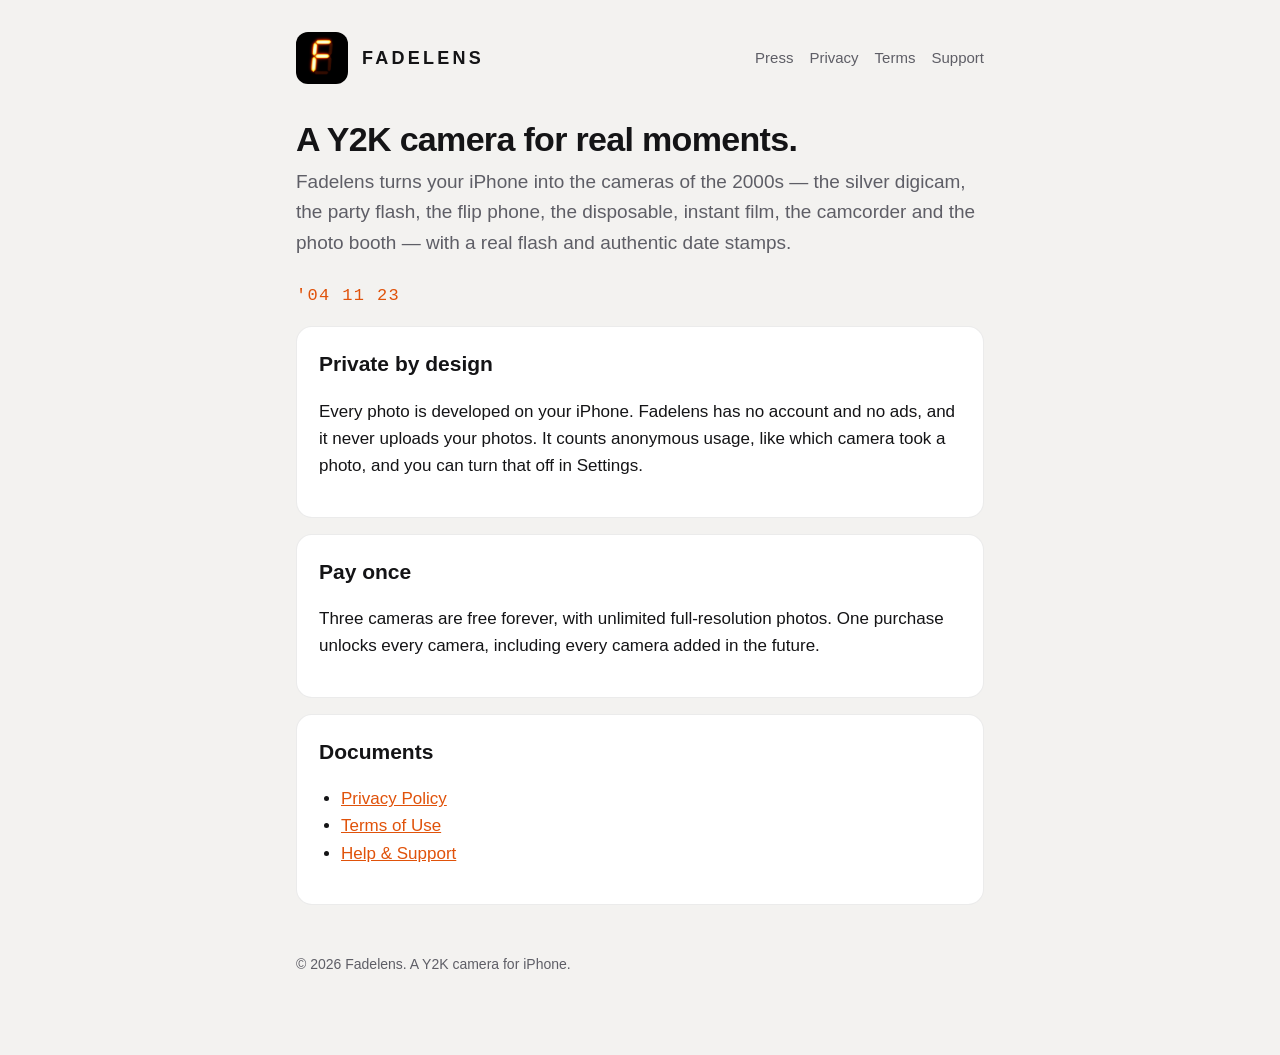
<file: index.html>
<!doctype html><html lang="en"><head><meta charset="utf-8"><meta name="viewport" content="width=device-width,initial-scale=1">
<link rel="stylesheet" href="style.css"><link rel="icon" href="icon.png"><title>Y2K Camera — Fadelens</title></head><body><main>
<header><img src="icon.png" alt=""><a class="brand" href="index.html">Fadelens</a><nav><a href="press.html">Press</a><a href="privacy.html">Privacy</a><a href="terms.html">Terms</a><a href="support.html">Support</a></nav></header>
<h1>A Y2K camera for real moments.</h1>
<p class="lede">Fadelens turns your iPhone into the cameras of the 2000s — the silver digicam, the party flash, the flip phone, the disposable, instant film, the camcorder and the photo booth — with a real flash and authentic date stamps.</p>
<p class="stamp">'04 11 23</p>
<div class="card"><h2>Private by design</h2><p>Every photo is developed on your iPhone. Fadelens has no account and no ads, and it never uploads your photos. It counts anonymous usage, like which camera took a photo, and you can turn that off in Settings.</p></div>
<div class="card"><h2>Pay once</h2><p>Three cameras are free forever, with unlimited full-resolution photos. One purchase unlocks every camera, including every camera added in the future.</p></div>
<div class="card"><h2>Documents</h2><ul><li><a href="privacy.html">Privacy Policy</a></li><li><a href="terms.html">Terms of Use</a></li><li><a href="support.html">Help &amp; Support</a></li></ul></div>
<footer>© 2026 Fadelens. A Y2K camera for iPhone.</footer></main></body></html>
</file>
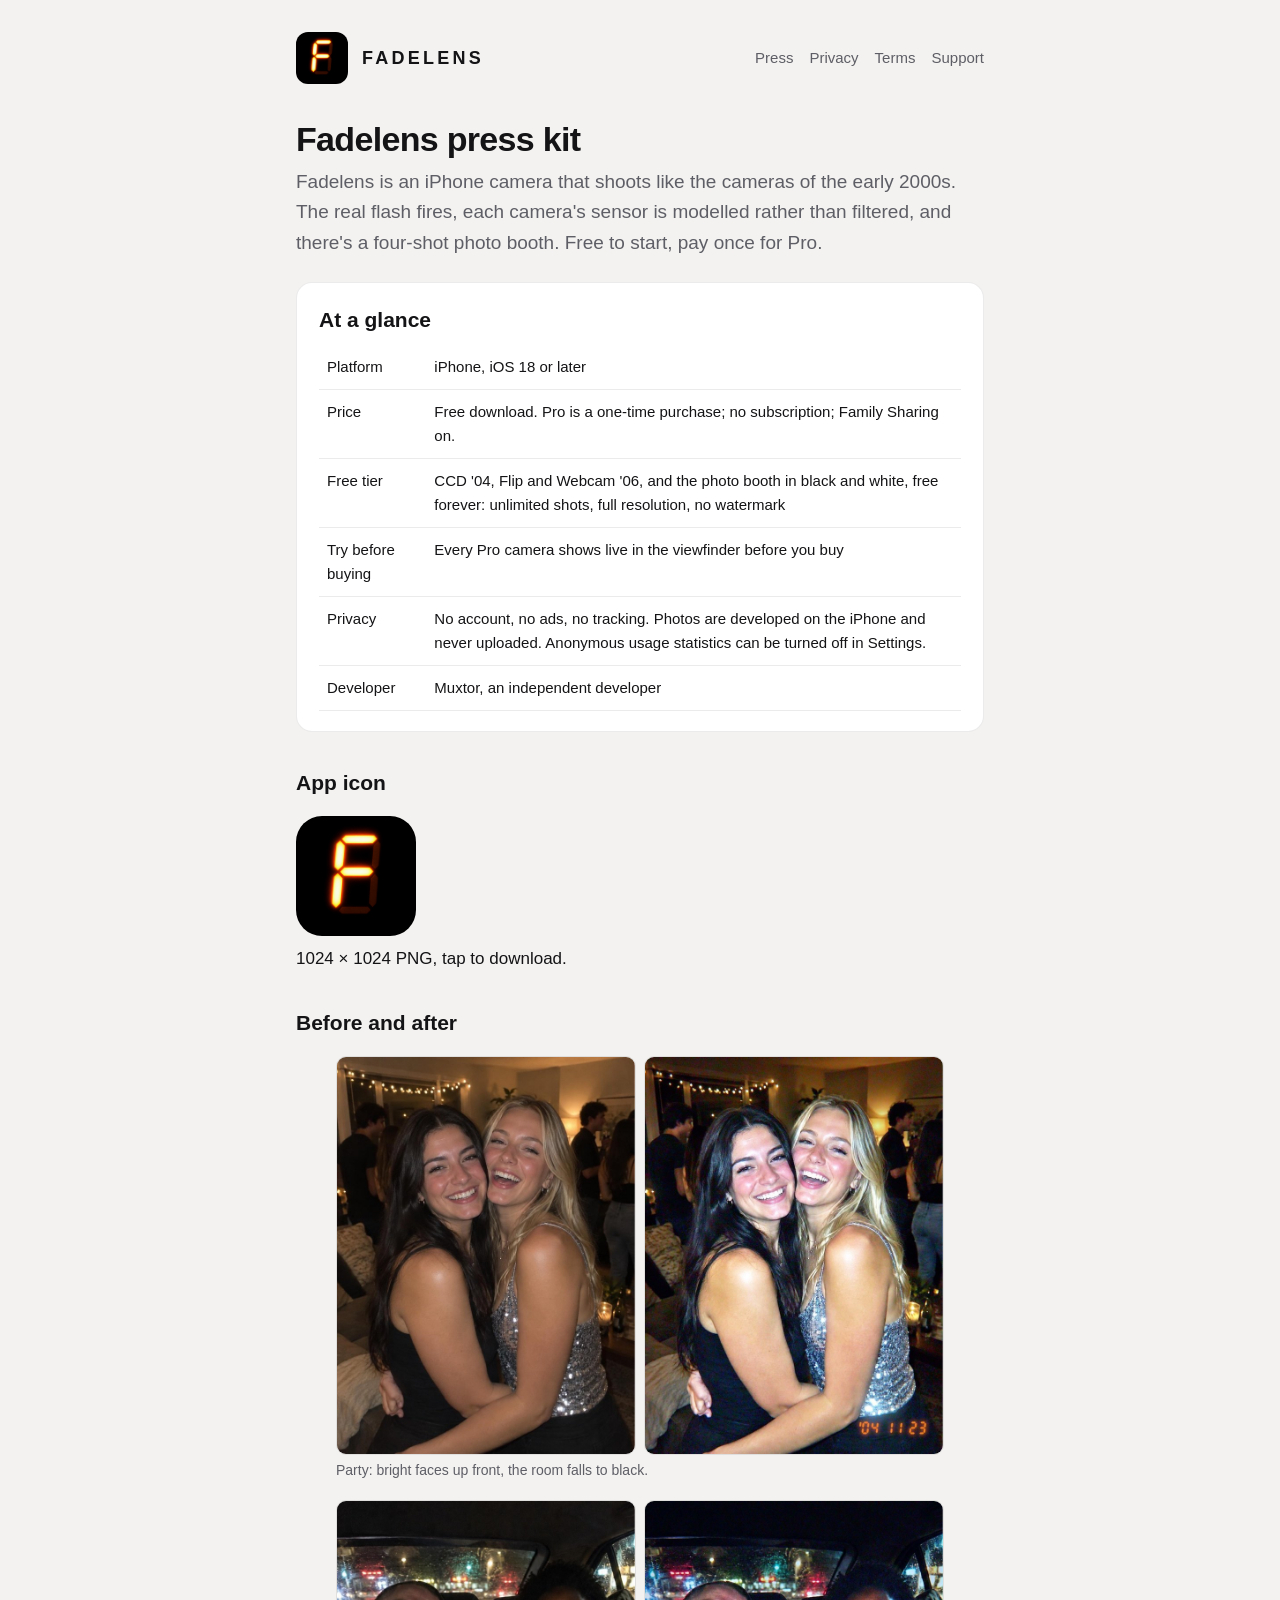
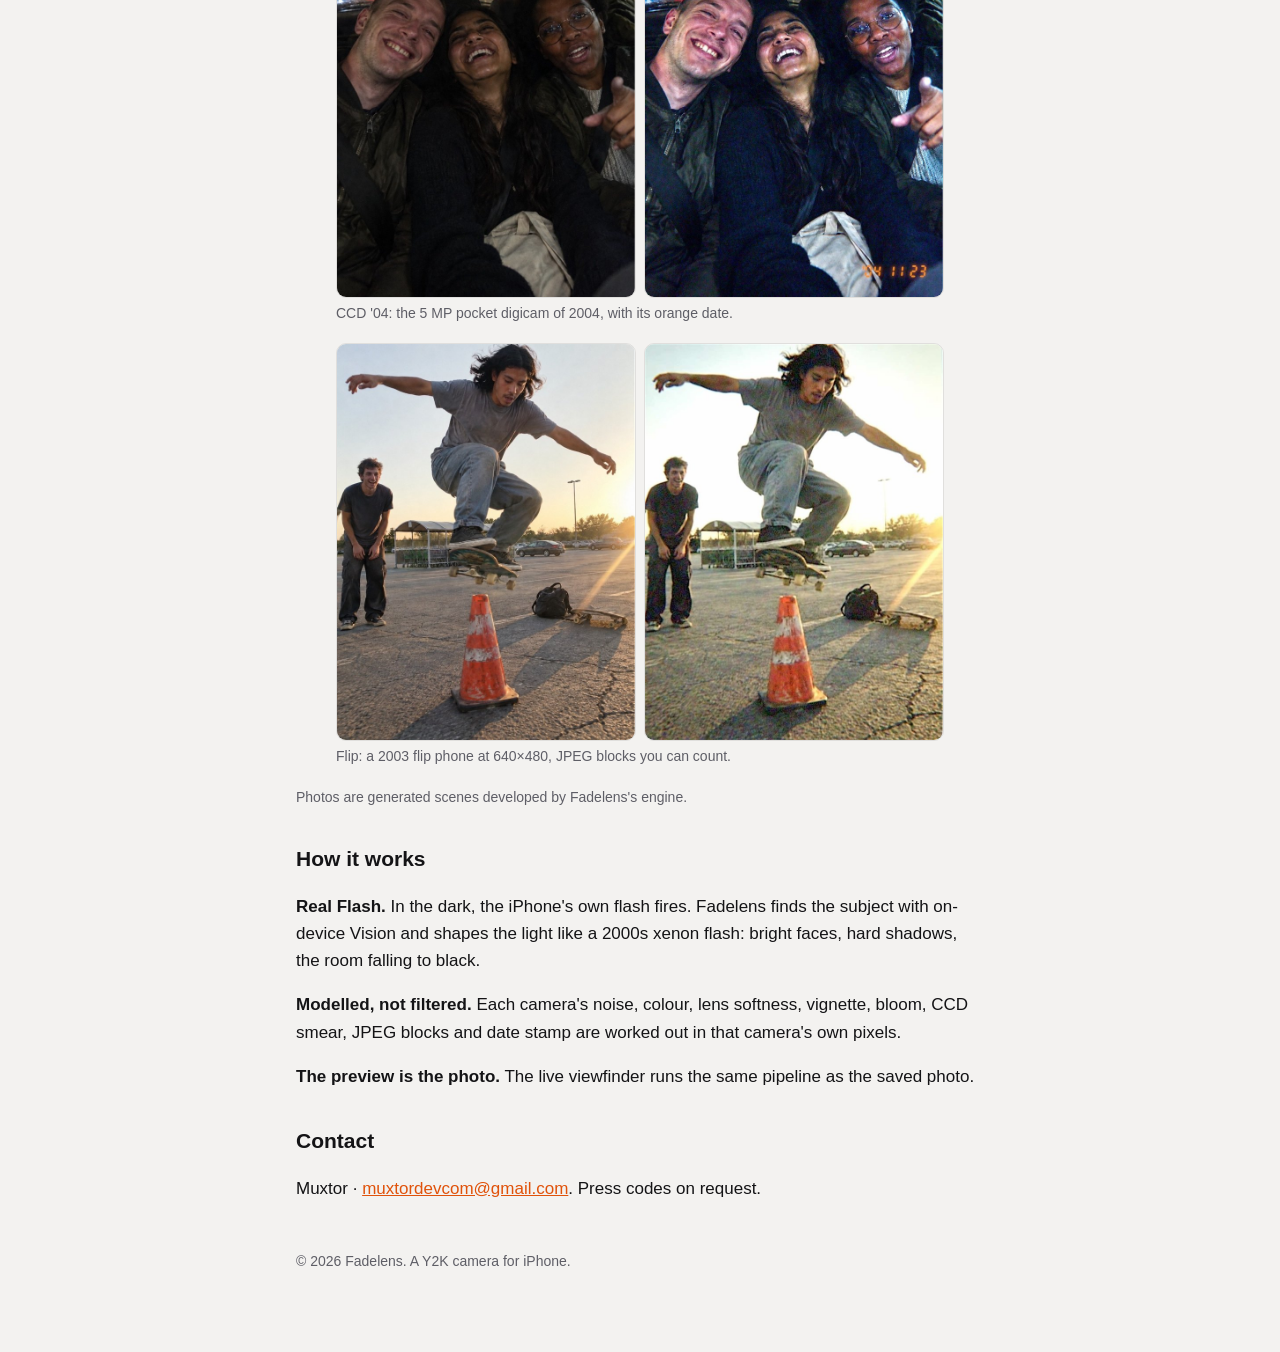
<file: press.html>
<!doctype html><html lang="en"><head><meta charset="utf-8"><meta name="viewport" content="width=device-width,initial-scale=1">
<link rel="stylesheet" href="style.css"><link rel="icon" href="icon.png"><title>Press kit — Fadelens</title></head><body><main>
<header><img src="icon.png" alt=""><a class="brand" href="index.html">Fadelens</a><nav><a href="press.html">Press</a><a href="privacy.html">Privacy</a><a href="terms.html">Terms</a><a href="support.html">Support</a></nav></header>
<h1>Fadelens press kit</h1>
<p class="lede">Fadelens is an iPhone camera that shoots like the cameras of the early 2000s. The real flash fires, each camera's sensor is modelled rather than filtered, and there's a four-shot photo booth. Free to start, pay once for Pro.</p>
<div class="card"><h2>At a glance</h2><table>
<tr><td>Platform</td><td>iPhone, iOS 18 or later</td></tr>
<tr><td>Price</td><td>Free download. Pro is a one-time purchase; no subscription; Family Sharing on.</td></tr>
<tr><td>Free tier</td><td>CCD '04, Flip and Webcam '06, and the photo booth in black and white, free forever: unlimited shots, full resolution, no watermark</td></tr>
<tr><td>Try before buying</td><td>Every Pro camera shows live in the viewfinder before you buy</td></tr>
<tr><td>Privacy</td><td>No account, no ads, no tracking. Photos are developed on the iPhone and never uploaded. Anonymous usage statistics can be turned off in Settings.</td></tr>
<tr><td>Developer</td><td>Muxtor, an independent developer</td></tr></table></div>
<h2>App icon</h2><p><a href="press/icon-1024.png"><img src="press/icon-1024.png" alt="Fadelens app icon" style="width:120px;border-radius:26px"></a><br>1024 × 1024 PNG, tap to download.</p>

<h2>Before and after</h2><figure><div class="pair"><img src="press/source-party.jpg" alt="The original photo">
<img src="press/sample-party.jpg" alt="The same photo developed by Fadelens's Party camera"></div>
<figcaption>Party: bright faces up front, the room falls to black.</figcaption></figure><figure><div class="pair"><img src="press/source-ccd04.jpg" alt="The original photo">
<img src="press/sample-ccd04.jpg" alt="The same photo developed by Fadelens's CCD '04 camera"></div>
<figcaption>CCD '04: the 5 MP pocket digicam of 2004, with its orange date.</figcaption></figure><figure><div class="pair"><img src="press/source-flip.jpg" alt="The original photo">
<img src="press/sample-flip.jpg" alt="The same photo developed by Fadelens's Flip camera"></div>
<figcaption>Flip: a 2003 flip phone at 640×480, JPEG blocks you can count.</figcaption></figure>
<p class="meta">Photos are generated scenes developed by Fadelens's engine.</p>
<h2>How it works</h2>
<p><strong>Real Flash.</strong> In the dark, the iPhone's own flash fires. Fadelens finds the subject with on-device Vision and shapes the light like a 2000s xenon flash: bright faces, hard shadows, the room falling to black.</p>
<p><strong>Modelled, not filtered.</strong> Each camera's noise, colour, lens softness, vignette, bloom, CCD smear, JPEG blocks and date stamp are worked out in that camera's own pixels.</p>
<p><strong>The preview is the photo.</strong> The live viewfinder runs the same pipeline as the saved photo.</p>
<h2>Contact</h2><p>Muxtor · <a href="mailto:muxtordevcom@gmail.com">muxtordevcom@gmail.com</a>. Press codes on request.</p>
<footer>© 2026 Fadelens. A Y2K camera for iPhone.</footer></main></body></html>
</file>
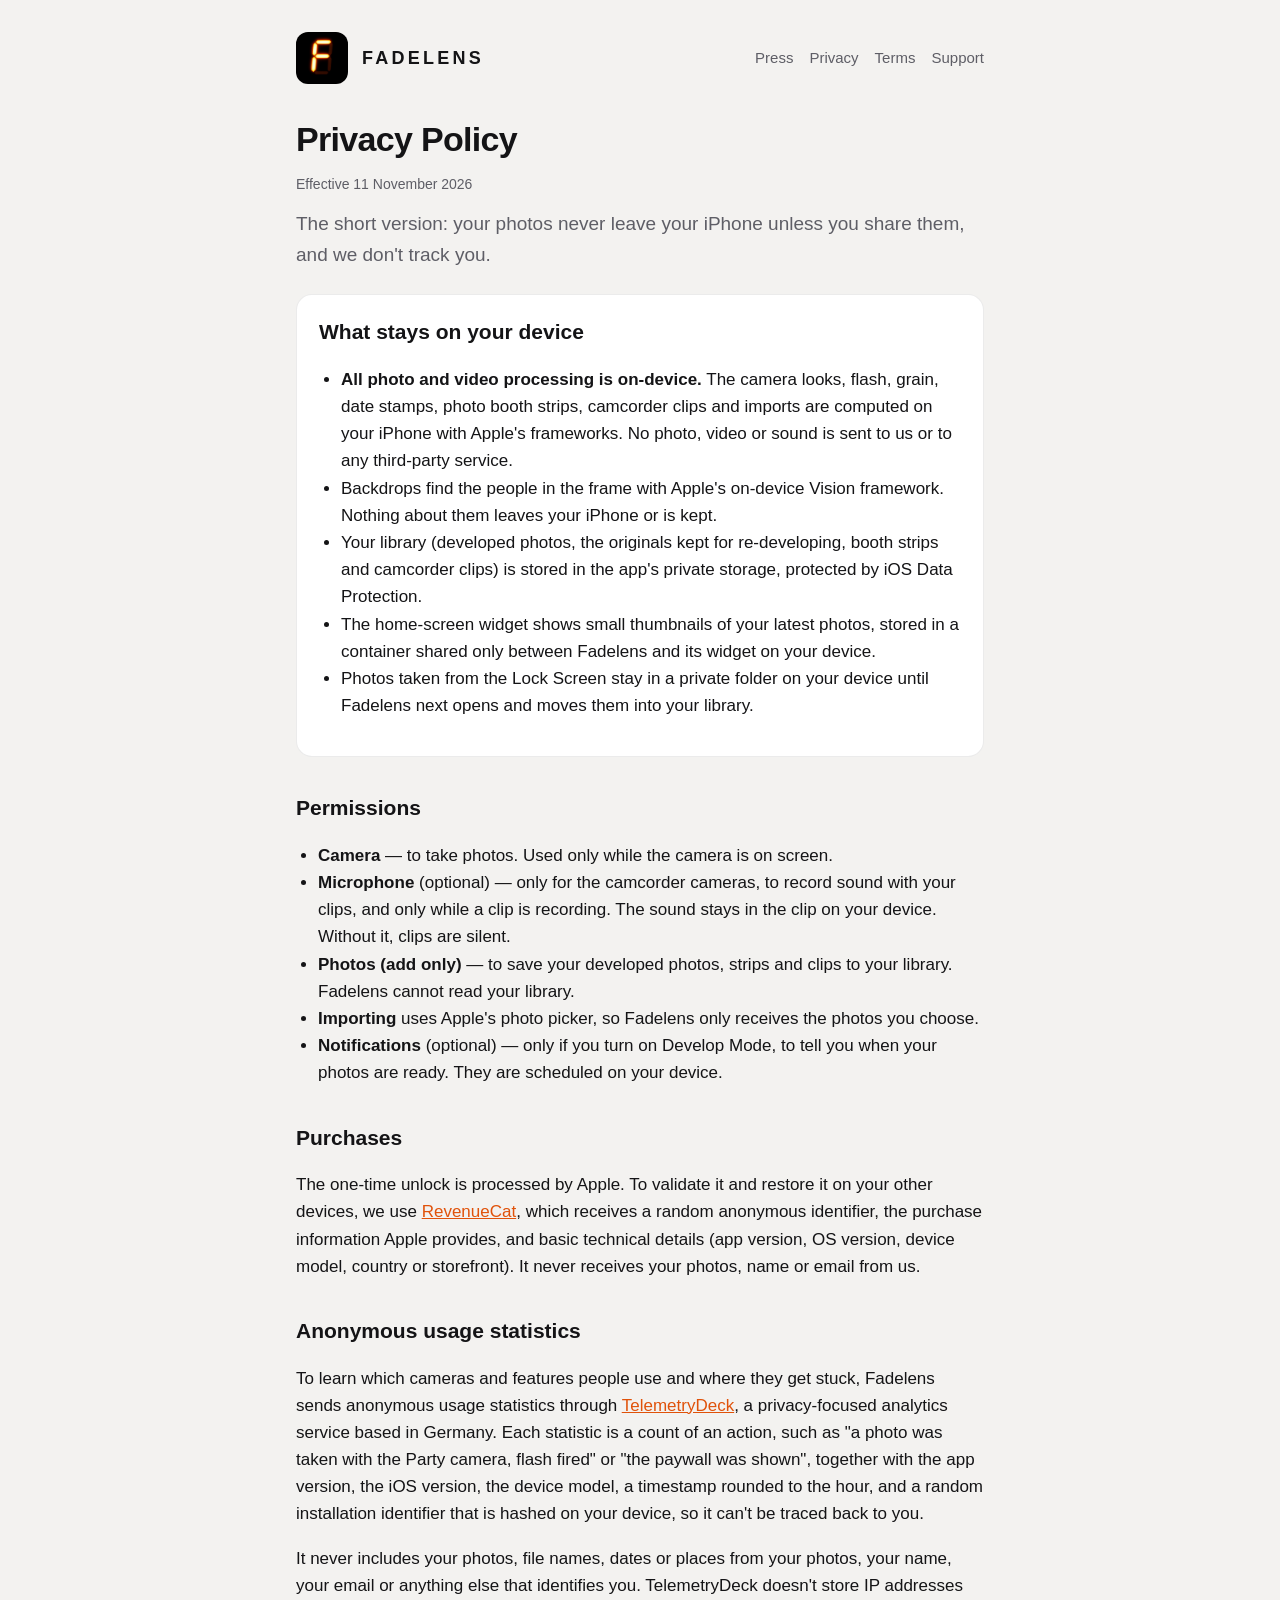
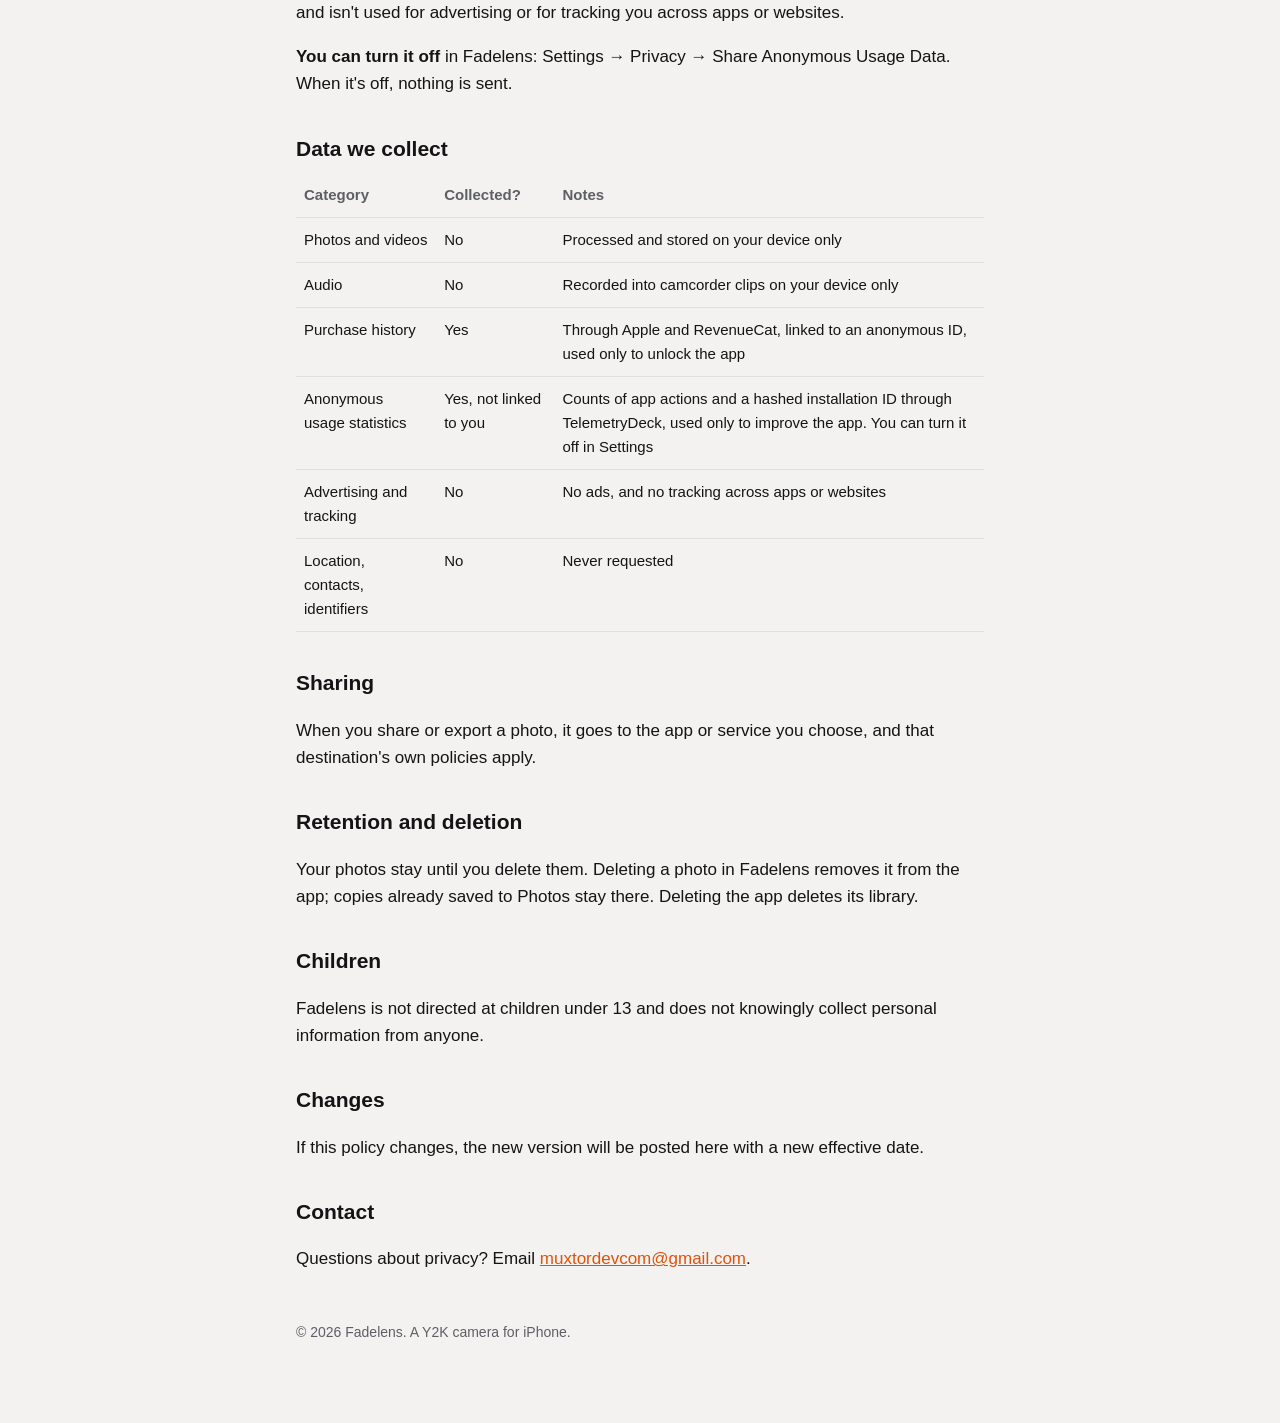
<file: privacy.html>
<!doctype html><html lang="en"><head><meta charset="utf-8"><meta name="viewport" content="width=device-width,initial-scale=1">
<link rel="stylesheet" href="style.css"><link rel="icon" href="icon.png"><title>Privacy Policy — Fadelens</title></head><body><main>
<header><img src="icon.png" alt=""><a class="brand" href="index.html">Fadelens</a><nav><a href="press.html">Press</a><a href="privacy.html">Privacy</a><a href="terms.html">Terms</a><a href="support.html">Support</a></nav></header>
<h1>Privacy Policy</h1><p class="meta">Effective 11 November 2026</p>
<p class="lede">The short version: your photos never leave your iPhone unless you share them, and we don't track you.</p>
<div class="card"><h2>What stays on your device</h2><ul>
<li><strong>All photo and video processing is on-device.</strong> The camera looks, flash, grain, date stamps, photo booth strips, camcorder clips and imports are computed on your iPhone with Apple's frameworks. No photo, video or sound is sent to us or to any third-party service.</li>
<li>Backdrops find the people in the frame with Apple's on-device Vision framework. Nothing about them leaves your iPhone or is kept.</li>
<li>Your library (developed photos, the originals kept for re-developing, booth strips and camcorder clips) is stored in the app's private storage, protected by iOS Data Protection.</li>
<li>The home-screen widget shows small thumbnails of your latest photos, stored in a container shared only between Fadelens and its widget on your device.</li>
<li>Photos taken from the Lock Screen stay in a private folder on your device until Fadelens next opens and moves them into your library.</li></ul></div>
<h2>Permissions</h2><ul>
<li><strong>Camera</strong> — to take photos. Used only while the camera is on screen.</li>
<li><strong>Microphone</strong> (optional) — only for the camcorder cameras, to record sound with your clips, and only while a clip is recording. The sound stays in the clip on your device. Without it, clips are silent.</li>
<li><strong>Photos (add only)</strong> — to save your developed photos, strips and clips to your library. Fadelens cannot read your library.</li>
<li><strong>Importing</strong> uses Apple's photo picker, so Fadelens only receives the photos you choose.</li>
<li><strong>Notifications</strong> (optional) — only if you turn on Develop Mode, to tell you when your photos are ready. They are scheduled on your device.</li></ul>
<h2>Purchases</h2>
<p>The one-time unlock is processed by Apple. To validate it and restore it on your other devices, we use <a href="https://www.revenuecat.com/privacy">RevenueCat</a>, which receives a random anonymous identifier, the purchase information Apple provides, and basic technical details (app version, OS version, device model, country or storefront). It never receives your photos, name or email from us.</p>
<h2>Anonymous usage statistics</h2>
<p>To learn which cameras and features people use and where they get stuck, Fadelens sends anonymous usage statistics through <a href="https://telemetrydeck.com/privacy">TelemetryDeck</a>, a privacy-focused analytics service based in Germany. Each statistic is a count of an action, such as "a photo was taken with the Party camera, flash fired" or "the paywall was shown", together with the app version, the iOS version, the device model, a timestamp rounded to the hour, and a random installation identifier that is hashed on your device, so it can't be traced back to you.</p>
<p>It never includes your photos, file names, dates or places from your photos, your name, your email or anything else that identifies you. TelemetryDeck doesn't store IP addresses and isn't used for advertising or for tracking you across apps or websites.</p>
<p><strong>You can turn it off</strong> in Fadelens: Settings → Privacy → Share Anonymous Usage Data. When it's off, nothing is sent.</p>
<h2>Data we collect</h2>
<table><tr><th>Category</th><th>Collected?</th><th>Notes</th></tr>
<tr><td>Photos and videos</td><td>No</td><td>Processed and stored on your device only</td></tr>
<tr><td>Audio</td><td>No</td><td>Recorded into camcorder clips on your device only</td></tr>
<tr><td>Purchase history</td><td>Yes</td><td>Through Apple and RevenueCat, linked to an anonymous ID, used only to unlock the app</td></tr>
<tr><td>Anonymous usage statistics</td><td>Yes, not linked to you</td><td>Counts of app actions and a hashed installation ID through TelemetryDeck, used only to improve the app. You can turn it off in Settings</td></tr>
<tr><td>Advertising and tracking</td><td>No</td><td>No ads, and no tracking across apps or websites</td></tr>
<tr><td>Location, contacts, identifiers</td><td>No</td><td>Never requested</td></tr></table>
<h2>Sharing</h2><p>When you share or export a photo, it goes to the app or service you choose, and that destination's own policies apply.</p>
<h2>Retention and deletion</h2><p>Your photos stay until you delete them. Deleting a photo in Fadelens removes it from the app; copies already saved to Photos stay there. Deleting the app deletes its library.</p>
<h2>Children</h2><p>Fadelens is not directed at children under 13 and does not knowingly collect personal information from anyone.</p>
<h2>Changes</h2><p>If this policy changes, the new version will be posted here with a new effective date.</p>
<h2>Contact</h2><p>Questions about privacy? Email <a href="mailto:muxtordevcom@gmail.com">muxtordevcom@gmail.com</a>.</p>
<footer>© 2026 Fadelens. A Y2K camera for iPhone.</footer></main></body></html>
</file>
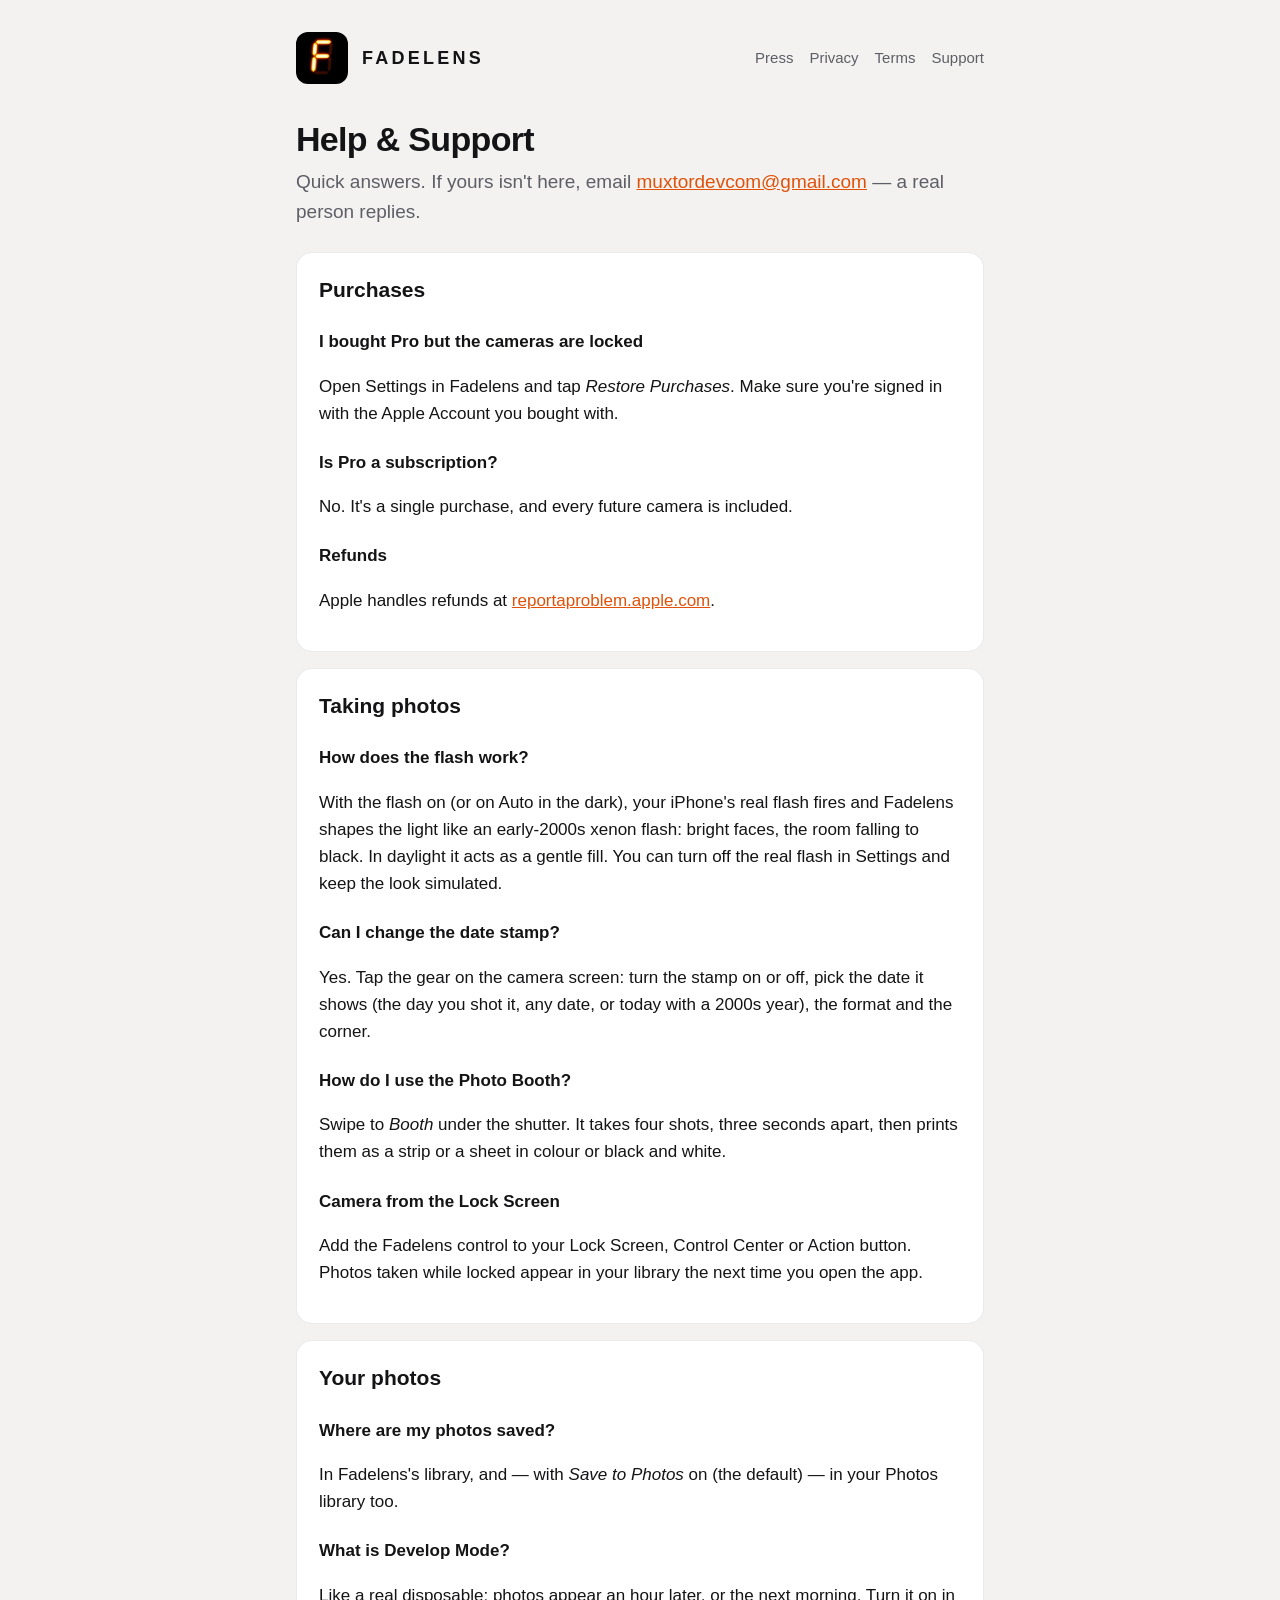
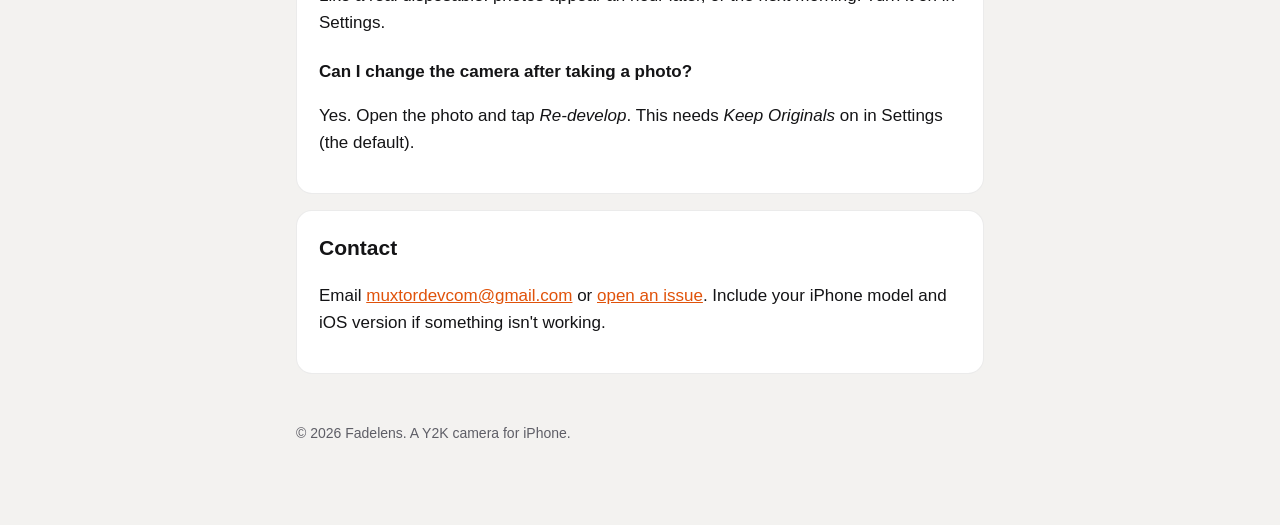
<file: support.html>
<!doctype html><html lang="en"><head><meta charset="utf-8"><meta name="viewport" content="width=device-width,initial-scale=1">
<link rel="stylesheet" href="style.css"><link rel="icon" href="icon.png"><title>Help & Support — Fadelens</title></head><body><main>
<header><img src="icon.png" alt=""><a class="brand" href="index.html">Fadelens</a><nav><a href="press.html">Press</a><a href="privacy.html">Privacy</a><a href="terms.html">Terms</a><a href="support.html">Support</a></nav></header>
<h1>Help &amp; Support</h1>
<p class="lede">Quick answers. If yours isn't here, email <a href="mailto:muxtordevcom@gmail.com">muxtordevcom@gmail.com</a> — a real person replies.</p>
<div class="card"><h2>Purchases</h2>
<h3>I bought Pro but the cameras are locked</h3><p>Open Settings in Fadelens and tap <em>Restore Purchases</em>. Make sure you're signed in with the Apple Account you bought with.</p>
<h3>Is Pro a subscription?</h3><p>No. It's a single purchase, and every future camera is included.</p>
<h3>Refunds</h3><p>Apple handles refunds at <a href="https://reportaproblem.apple.com">reportaproblem.apple.com</a>.</p></div>
<div class="card"><h2>Taking photos</h2>
<h3>How does the flash work?</h3><p>With the flash on (or on Auto in the dark), your iPhone's real flash fires and Fadelens shapes the light like an early-2000s xenon flash: bright faces, the room falling to black. In daylight it acts as a gentle fill. You can turn off the real flash in Settings and keep the look simulated.</p>
<h3>Can I change the date stamp?</h3><p>Yes. Tap the gear on the camera screen: turn the stamp on or off, pick the date it shows (the day you shot it, any date, or today with a 2000s year), the format and the corner.</p>
<h3>How do I use the Photo Booth?</h3><p>Swipe to <em>Booth</em> under the shutter. It takes four shots, three seconds apart, then prints them as a strip or a sheet in colour or black and white.</p>
<h3>Camera from the Lock Screen</h3><p>Add the Fadelens control to your Lock Screen, Control Center or Action button. Photos taken while locked appear in your library the next time you open the app.</p></div>
<div class="card"><h2>Your photos</h2>
<h3>Where are my photos saved?</h3><p>In Fadelens's library, and — with <em>Save to Photos</em> on (the default) — in your Photos library too.</p>
<h3>What is Develop Mode?</h3><p>Like a real disposable: photos appear an hour later, or the next morning. Turn it on in Settings.</p>
<h3>Can I change the camera after taking a photo?</h3><p>Yes. Open the photo and tap <em>Re-develop</em>. This needs <em>Keep Originals</em> on in Settings (the default).</p></div>
<div class="card"><h2>Contact</h2><p>Email <a href="mailto:muxtordevcom@gmail.com">muxtordevcom@gmail.com</a> or <a href="https://github.com/Muxtor141/retrocam-legal/issues">open an issue</a>. Include your iPhone model and iOS version if something isn't working.</p></div>
<footer>© 2026 Fadelens. A Y2K camera for iPhone.</footer></main></body></html>
</file>
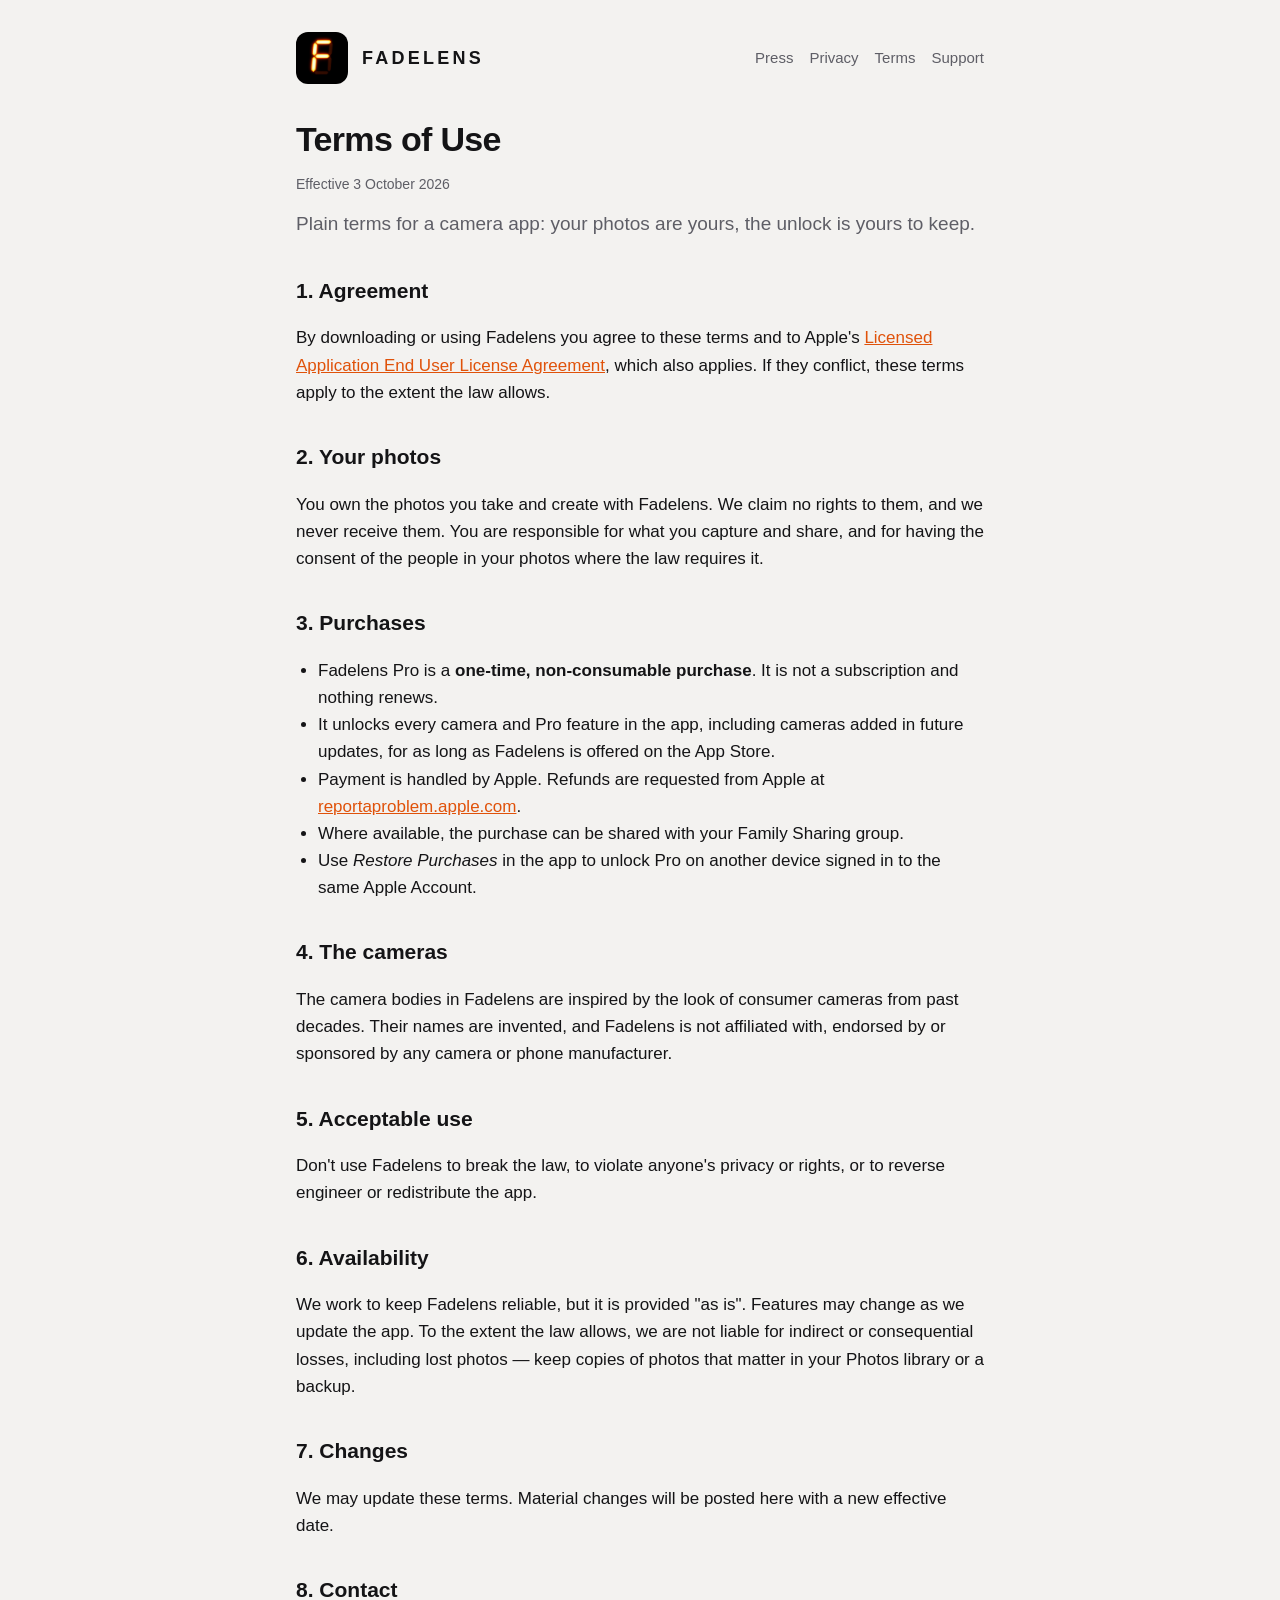
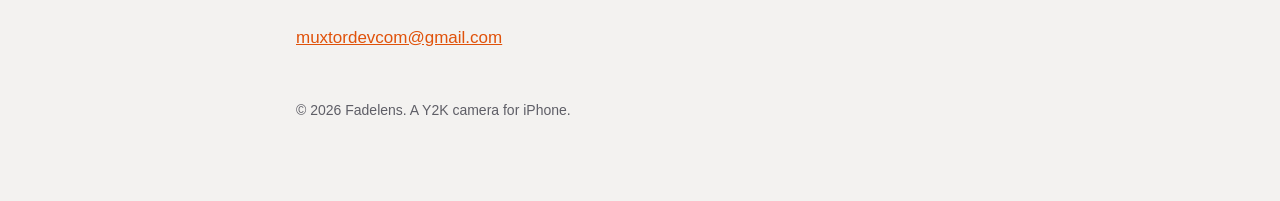
<file: terms.html>
<!doctype html><html lang="en"><head><meta charset="utf-8"><meta name="viewport" content="width=device-width,initial-scale=1">
<link rel="stylesheet" href="style.css"><link rel="icon" href="icon.png"><title>Terms of Use — Fadelens</title></head><body><main>
<header><img src="icon.png" alt=""><a class="brand" href="index.html">Fadelens</a><nav><a href="press.html">Press</a><a href="privacy.html">Privacy</a><a href="terms.html">Terms</a><a href="support.html">Support</a></nav></header>
<h1>Terms of Use</h1><p class="meta">Effective 3 October 2026</p>
<p class="lede">Plain terms for a camera app: your photos are yours, the unlock is yours to keep.</p>
<h2>1. Agreement</h2><p>By downloading or using Fadelens you agree to these terms and to Apple's <a href="https://www.apple.com/legal/internet-services/itunes/dev/stdeula/">Licensed Application End User License Agreement</a>, which also applies. If they conflict, these terms apply to the extent the law allows.</p>
<h2>2. Your photos</h2><p>You own the photos you take and create with Fadelens. We claim no rights to them, and we never receive them. You are responsible for what you capture and share, and for having the consent of the people in your photos where the law requires it.</p>
<h2>3. Purchases</h2><ul>
<li>Fadelens Pro is a <strong>one-time, non-consumable purchase</strong>. It is not a subscription and nothing renews.</li>
<li>It unlocks every camera and Pro feature in the app, including cameras added in future updates, for as long as Fadelens is offered on the App Store.</li>
<li>Payment is handled by Apple. Refunds are requested from Apple at <a href="https://reportaproblem.apple.com">reportaproblem.apple.com</a>.</li>
<li>Where available, the purchase can be shared with your Family Sharing group.</li>
<li>Use <em>Restore Purchases</em> in the app to unlock Pro on another device signed in to the same Apple Account.</li></ul>
<h2>4. The cameras</h2><p>The camera bodies in Fadelens are inspired by the look of consumer cameras from past decades. Their names are invented, and Fadelens is not affiliated with, endorsed by or sponsored by any camera or phone manufacturer.</p>
<h2>5. Acceptable use</h2><p>Don't use Fadelens to break the law, to violate anyone's privacy or rights, or to reverse engineer or redistribute the app.</p>
<h2>6. Availability</h2><p>We work to keep Fadelens reliable, but it is provided "as is". Features may change as we update the app. To the extent the law allows, we are not liable for indirect or consequential losses, including lost photos — keep copies of photos that matter in your Photos library or a backup.</p>
<h2>7. Changes</h2><p>We may update these terms. Material changes will be posted here with a new effective date.</p>
<h2>8. Contact</h2><p><a href="mailto:muxtordevcom@gmail.com">muxtordevcom@gmail.com</a></p>
<footer>© 2026 Fadelens. A Y2K camera for iPhone.</footer></main></body></html>
</file>
<file: style.css>
:root{--ground:#0B0B0C;--surface:#151517;--text:#F2F2F3;--muted:#A1A1A7;--line:rgba(255,255,255,.09);--accent:#FF6B1A}
@media (prefers-color-scheme:light){:root{--ground:#F3F2F0;--surface:#FFFFFF;--text:#141416;--muted:#5E5E66;--line:rgba(0,0,0,.08);--accent:#E0520A}}
*{box-sizing:border-box}
body{margin:0;background:var(--ground);color:var(--text);font:17px/1.6 -apple-system,BlinkMacSystemFont,"SF Pro Text","Helvetica Neue",Arial,sans-serif;-webkit-font-smoothing:antialiased}
main{max-width:720px;margin:0 auto;padding:32px 16px 80px}
header{display:flex;align-items:center;gap:14px;margin-bottom:36px;flex-wrap:wrap}
header img{width:52px;height:52px;border-radius:12px}
header a.brand{color:var(--text);text-decoration:none;font-weight:800;font-size:18px;letter-spacing:.18em;text-transform:uppercase}
nav{margin-left:auto;display:flex;gap:16px;flex-wrap:wrap}
nav a{color:var(--muted);font-weight:500;font-size:15px;text-decoration:none}
nav a:hover{color:var(--text)}
h1{font-size:34px;line-height:1.15;margin:0 0 8px;letter-spacing:-.02em}
h2{font-size:21px;margin:34px 0 8px}
h3{font-size:17px;margin:22px 0 4px}
.lede{color:var(--muted);font-size:19px;margin:0 0 24px}
.meta{color:var(--muted);font-size:14px}
.card{background:var(--surface);border:1px solid var(--line);border-radius:16px;padding:20px 22px;margin:16px 0}
.card h2{margin-top:0}
a{color:var(--accent)}
ul{padding-left:22px}
table{width:100%;border-collapse:collapse;font-size:15px}
td,th{text-align:left;padding:10px 8px;border-bottom:1px solid var(--line);vertical-align:top}
th{color:var(--muted);font-weight:600}
.stamp{font-family:ui-monospace,Menlo,monospace;color:var(--accent);letter-spacing:.08em}
footer{margin-top:48px;color:var(--muted);font-size:14px}
.grid{display:grid;grid-template-columns:repeat(auto-fill,minmax(150px,1fr));gap:12px;margin:12px 0}
.grid img{width:100%;border-radius:12px;border:1px solid var(--line)}
.pair{display:grid;grid-template-columns:1fr 1fr;gap:8px;margin:14px 0 4px}
.pair img{width:100%;border-radius:10px;border:1px solid var(--line)}
figcaption{color:var(--muted);font-size:14px;margin-bottom:18px}
</file>
